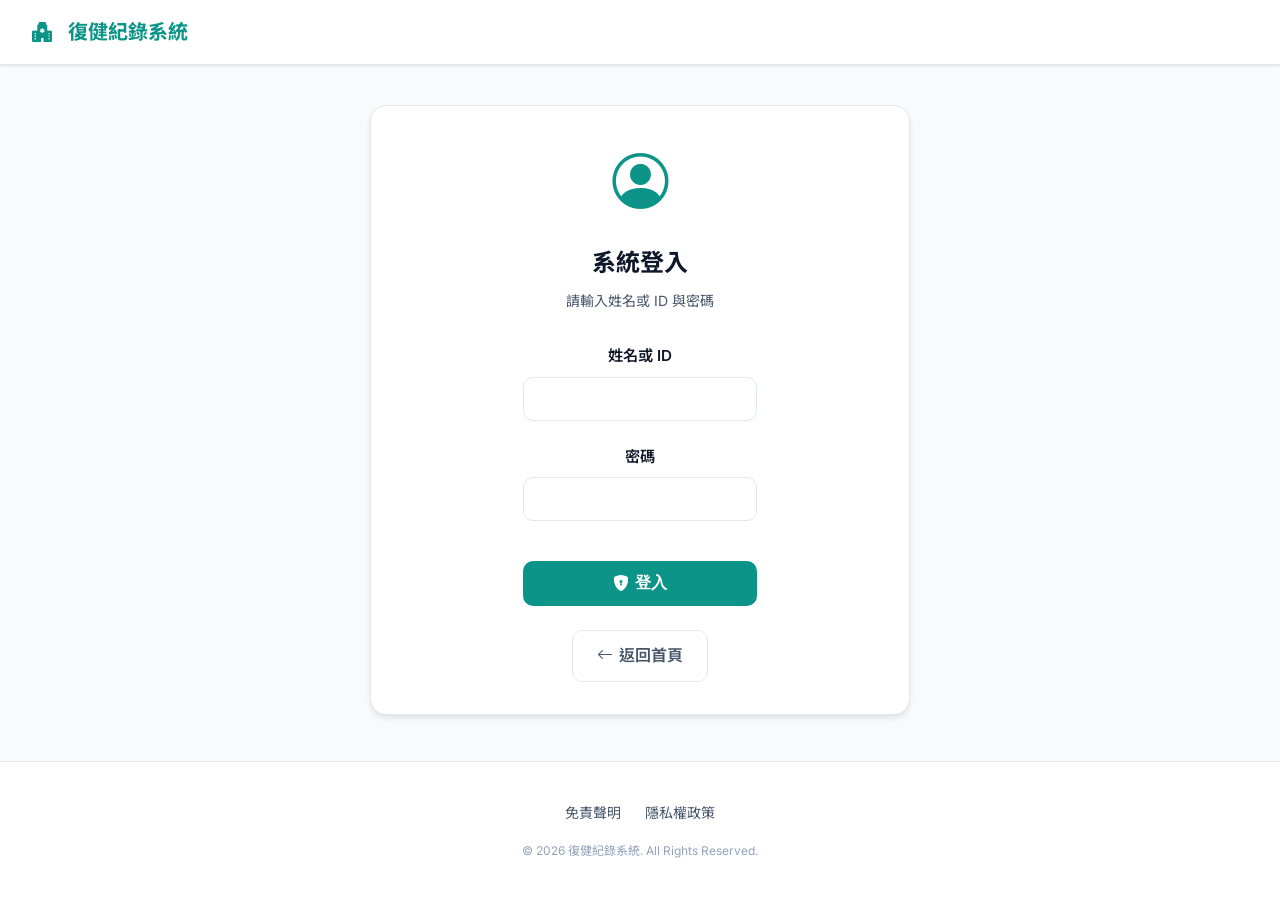
<file: login.html>
<!DOCTYPE html>
<html lang="zh-TW">
<head>
    <meta charset="UTF-8">
    <meta name="viewport" content="width=device-width, initial-scale=1.0">
    <title>登入 - 復健紀錄系統</title>
    <link rel="stylesheet" href="style.css">
    <link href="https://fonts.googleapis.com/css2?family=Inter:wght@400;600;700&family=Noto+Sans+TC:wght@400;500;700&display=swap" rel="stylesheet">
    <link rel="stylesheet" href="https://cdn.jsdelivr.net/npm/bootstrap-icons@1.11.3/font/bootstrap-icons.min.css">
    <script src="js/components.js"></script>
</head>
<body>
    <div id="header-component"></div>

    <main>
        <div class="container form-narrow">
            <div class="card">
                <div style="text-align: center; margin-bottom: 2rem;">
                    <div style="font-size: 3.5rem; margin-bottom: 1rem; color: var(--primary-color);">
                        <i class="bi bi-person-circle"></i>
                    </div>
                    <h1 style="font-size: 1.5rem; margin-bottom: 0.5rem;">系統登入</h1>
                    <p style="color: var(--text-secondary); font-size: 0.875rem;">請輸入姓名或 ID 與密碼</p>
                </div>

                <form id="loginForm">
                    <div class="form-group">
                        <label for="username">姓名或 ID</label>
                        <input type="text" id="username" name="username" required autocomplete="username">
                    </div>

                    <div class="form-group">
                        <label for="password">密碼</label>
                        <input type="password" id="password" name="password" required autocomplete="current-password">
                    </div>

                    <button type="submit" id="loginBtn" class="btn btn-primary" style="width: 100%; margin-top: 1rem; display: inline-flex; align-items: center; justify-content: center; gap: 0.35rem;">
                        <i class="bi bi-shield-lock-fill"></i> <span>登入</span>
                    </button>
                </form>

                <div style="margin-top: 1.5rem;">
                    <a href="index.html" class="btn btn-outline" style="width: 100%; display: inline-flex; align-items: center; justify-content: center; gap: 0.35rem;">
                        <i class="bi bi-arrow-left"></i> 返回首頁
                    </a>
                </div>
            </div>
        </div>
    </main>

    <div id="footer-component"></div>
    <div id="legal-modal-component"></div>
    <div id="toast-container-component"></div>

    <script>
        const API_URL = 'https://script.google.com/macros/s/AKfycbyb_GkXOiv8-soq6hOUVTHdKRsayFsP56WkA6SOhD9aOxmab5OxXUUbguWFpwnhiVDcjQ/exec';

        document.addEventListener('DOMContentLoaded', () => {
            initComponents({
                header: true,
                headerOptions: { showLoginButton: false },
                footer: true,
                legalModal: true,
                toastContainer: true
            });
        });

        document.getElementById('loginForm').addEventListener('submit', async function(e) {
            e.preventDefault();

            const username = document.getElementById('username').value.trim();
            const password = document.getElementById('password').value;
            const loginBtn = document.getElementById('loginBtn');
            const originalContent = loginBtn.innerHTML;

            loginBtn.innerHTML = '<div class="loading-spinner" style="width:1.2rem; height:1.2rem; border-width:2px;"></div><span>登入中...</span>';
            loginBtn.disabled = true;

            try {
                const response = await fetch(API_URL, {
                    method: 'POST',
                    headers: { 'Content-Type': 'text/plain' },
                    body: JSON.stringify({ action: 'login', username, password })
                });
                const result = await response.json();

                if (!result.success) {
                    showToast(result.message || '帳號或密碼錯誤', 'error');
                    return;
                }

                const patient = result.data;
                sessionStorage.setItem('currentPatient', JSON.stringify(patient));
                showToast('登入成功', 'success');
                setTimeout(() => {
                    window.location.href = patient['角色'] === 'admin' ? 'admin.html' : 'rehab-form.html';
                }, 500);
            } catch (error) {
                console.error(error);
                showToast('無法連線到後端', 'error');
            } finally {
                loginBtn.innerHTML = originalContent;
                loginBtn.disabled = false;
            }
        });
    </script>
</body>
</html>
</file>
<file: style.css>
/* 2026 Modern Healthcare UI - Layout System v1.5 (Full Version) */

:root {
    /* 專業醫療色系 */
    --primary-color: #0d9488;      /* Teal 600 */
    --primary-hover: #0f766e;
    --primary-light: #f0fdfa;
    --secondary-color: #0284c7;    /* Sky 600 */
    --accent-color: #f59e0b;       
    
    /* 狀態色 */
    --success: #10b981;
    --error: #ef4444;
    --warning: #f59e0b;
    --info: #3b82f6;

    /* 中性色與背景 */
    --background: #f8fafc;
    --surface: #ffffff;
    --text-primary: #0f172a;
    --text-secondary: #475569;
    --text-muted: #94a3b8;
    --border-color: #e2e8f0;
    
    /* 圓角與陰影 */
    --radius-md: 10px;
    --radius-lg: 16px;
    --shadow-sm: 0 1px 3px rgba(0,0,0,0.1);
    --shadow-md: 0 4px 6px -1px rgba(0,0,0,0.1);
    --shadow-lg: 0 10px 15px -3px rgba(0,0,0,0.1);
    --transition: all 0.2s cubic-bezier(0.4, 0, 0.2, 1);
}

/* Base Styles */
* { margin: 0; padding: 0; box-sizing: border-box; }

body {
    font-family: 'Inter', 'Noto Sans TC', system-ui, -apple-system, sans-serif;
    background-color: var(--background);
    color: var(--text-primary);
    min-height: 100vh;
    display: flex;
    flex-direction: column;
    line-height: 1.6;
    -webkit-font-smoothing: antialiased;
}

/* Header */
.site-header {
    background-color: var(--surface);
    border-bottom: 1px solid var(--border-color);
    padding: 1rem 2rem;
    display: flex;
    justify-content: space-between;
    align-items: center;
    position: sticky;
    top: 0;
    z-index: 100;
    box-shadow: var(--shadow-sm);
}

.site-logo {
    font-size: 1.25rem;
    font-weight: 700;
    color: var(--primary-color);
    text-decoration: none;
    display: flex;
    align-items: center;
    gap: 0.5rem;
}

/* Layout Containers */
main {
    flex: 1;
    width: 100%;
    padding: 2.5rem 1rem;
}

.container {
    max-width: 1100px;
    margin: 0 auto;
    width: 100%;
}

.form-narrow {
    max-width: 540px;
}

/* Cards & Grid */
.card-grid {
    display: grid;
    grid-template-columns: repeat(auto-fit, minmax(300px, 1fr));
    gap: 1.5rem;
    margin-top: 2rem;
}

.card {
    background: var(--surface);
    padding: 2rem;
    border-radius: var(--radius-lg);
    border: 1px solid var(--border-color);
    box-shadow: var(--shadow-md);
    transition: var(--transition);
    text-decoration: none;
    color: inherit;
    display: flex;
    flex-direction: column;
    align-items: center;
    text-align: center;
}

.card:hover {
    border-color: var(--primary-color);
    transform: translateY(-4px);
    box-shadow: var(--shadow-lg);
}

.card .icon {
    font-size: 2.5rem;
    margin-bottom: 1rem;
}

.card h3 { margin-bottom: 0.75rem; color: var(--text-primary); }
.card p { font-size: 0.95rem; color: var(--text-secondary); }

/* Typography */
h1, h2, h3, h4 { color: var(--text-primary); font-weight: 700; margin-bottom: 1rem; }
h1 { font-size: 2.25rem; }
h2 { font-size: 1.875rem; }

/* Buttons */
.btn {
    display: inline-flex;
    align-items: center;
    justify-content: center;
    padding: 0.75rem 1.5rem;
    font-size: 1rem;
    font-weight: 600;
    border-radius: var(--radius-md);
    cursor: pointer;
    transition: var(--transition);
    border: none;
    gap: 0.5rem;
    text-decoration: none;
}

.btn-primary { background-color: var(--primary-color); color: white; }
.btn-primary:hover { background-color: var(--primary-hover); transform: translateY(-1px); }
.btn-outline { background-color: transparent; border: 1.5px solid var(--border-color); color: var(--text-secondary); }
.btn-outline:hover { border-color: var(--primary-color); color: var(--primary-color); }
.btn-danger { background-color: #fee2e2; color: #dc2626; }

/* Tabs */
.tabs {
    display: flex;
    gap: 0.5rem;
    padding: 0.25rem;
    background-color: #f1f5f9;
    border-radius: var(--radius-md);
    margin-bottom: 2rem;
}

.tab {
    flex: 1;
    padding: 0.75rem 1rem;
    border: none;
    border-radius: 6px;
    font-weight: 600;
    color: var(--text-secondary);
    background: transparent;
    cursor: pointer;
    transition: var(--transition);
}

.tab.active {
    background-color: var(--surface);
    color: var(--primary-color);
    box-shadow: var(--shadow-sm);
}

.tab-content { display: none; }
.tab-content.active { display: block; }

/* Tables */
.table-wrapper {
    overflow-x: auto;
    border-radius: var(--radius-md);
    border: 1px solid var(--border-color);
    background: var(--surface);
}

.patients-table { width: 100%; border-collapse: collapse; min-width: 600px; }
.patients-table th, .patients-table td { padding: 1rem; text-align: left; border-bottom: 1px solid var(--border-color); }
.patients-table th { background: #f8fafc; font-size: 0.875rem; color: var(--text-secondary); font-weight: 600; }
.patients-table tr:last-child td { border-bottom: none; }
.patients-table tr:hover td { background-color: #f1f5f9; }

/* Forms */
.form-group { margin-bottom: 1.5rem; }
.form-group label { display: block; margin-bottom: 0.5rem; font-weight: 600; font-size: 0.95rem; }
input, select, textarea {
    width: 100%;
    padding: 0.75rem 1rem;
    border: 1.5px solid var(--border-color);
    border-radius: var(--radius-md);
    font-size: 1rem;
    transition: var(--transition);
}
input:focus { outline: none; border-color: var(--primary-color); box-shadow: 0 0 0 4px var(--primary-light); }

/* Footer */
.site-footer {
    background-color: var(--surface);
    border-top: 1px solid var(--border-color);
    padding: 2.5rem 0;
    margin-top: auto;
}

.footer-content { display: flex; flex-direction: column; align-items: center; gap: 1rem; }
.footer-links { display: flex; gap: 1.5rem; font-size: 0.875rem; }
.footer-links a { color: var(--text-secondary); text-decoration: none; transition: var(--transition); }
.footer-links a:hover { color: var(--primary-color); }
.copyright { color: var(--text-muted); font-size: 0.75rem; }

/* Modals */
.modal {
    position: fixed; top: 0; left: 0; width: 100%; height: 100%;
    background: rgba(15, 23, 42, 0.65); backdrop-filter: blur(6px);
    display: none; align-items: center; justify-content: center; z-index: 2000;
    /* 柔和背景淡入 */
    animation: modalFadeIn 0.3s cubic-bezier(0.16, 1, 0.3, 1) forwards;
}
.modal-content {
    background: var(--surface); padding: 2.5rem; border-radius: var(--radius-lg);
    position: relative; width: 90%; max-width: 600px; box-shadow: var(--shadow-lg);
    /* 頂級 Q彈果凍阻尼曲線（Spring Back-Out），大幅提升質感 */
    transform-origin: center center;
    animation: modalContentShow 0.45s cubic-bezier(0.34, 1.56, 0.64, 1) forwards;
}

@keyframes modalFadeIn {
    from { opacity: 0; backdrop-filter: blur(0px); }
    to { opacity: 1; backdrop-filter: blur(6px); }
}

@keyframes modalContentShow {
    from {
        opacity: 0;
        transform: scale(0.9) translateY(25px);
    }
    to {
        opacity: 1;
        transform: scale(1) translateY(0);
    }
}

.legal-text { max-height: 60vh; overflow-y: auto; font-size: 0.95rem; color: var(--text-secondary); }
.legal-text h4 { margin: 1.5rem 0 0.5rem; color: var(--text-primary); }

/* Toasts */
.toast-container { position: fixed; top: 20px; right: 20px; z-index: 3000; display: flex; flex-direction: column; gap: 10px; }
.toast { padding: 1rem 1.25rem; border-radius: var(--radius-md); color: white; min-width: 320px; box-shadow: var(--shadow-lg); animation: slideIn 0.3s ease; }
.toast.success { background: var(--success); }
.toast.error { background: var(--error); }
.toast.info { background: var(--info); }

@keyframes slideIn { from { transform: translateX(100%); opacity: 0; } to { transform: translateX(0); opacity: 1; } }

/* Loading States */
.loading-spinner {
    width: 2rem; height: 2rem; border: 3px solid var(--primary-light);
    border-top-color: var(--primary-color); border-radius: 50%;
    animation: spin 0.8s linear infinite;
}
@keyframes spin { to { transform: rotate(360deg); } }

/* Entrance Animations */
@keyframes fadeUp {
    from { opacity: 0; transform: translateY(30px); }
    to { opacity: 1; transform: translateY(0); }
}

.animate-fade-up {
    opacity: 0; /* 起始狀態隱藏 */
    animation: fadeUp 0.8s cubic-bezier(0.16, 1, 0.3, 1) forwards;
}

.delay-100 { animation-delay: 0.1s; }
.delay-200 { animation-delay: 0.2s; }
.delay-300 { animation-delay: 0.3s; }
.delay-400 { animation-delay: 0.4s; }


/* Hero Section Responsive Typography & Accessibility */
.site-badge {
    display: inline-block;
    padding: 0.5rem 1.25rem;
    background: var(--primary-light);
    color: var(--primary-color);
    border-radius: 2rem;
    font-weight: 700;
    font-size: 0.875rem;
    margin-bottom: 1rem;
    line-height: 1.4;
    max-width: 100%;
    box-sizing: border-box;
}
.hero-title {
    font-size: 2.5rem;
    margin-bottom: 1.25rem;
    line-height: 1.35;
    font-weight: 700;
    color: var(--text-primary);
    word-break: keep-all;
}
.hero-desc {
    font-size: 1.1rem;
    max-width: 720px;
    margin: 0 auto;
    color: var(--text-secondary);
    line-height: 1.8;
}
.text-nowrap {
    white-space: nowrap;
}

/* Responsive Overrides & Mobile Readability Optimization */
@media (max-width: 640px) {
    .site-header { padding: 1rem; }
    .card-grid { grid-template-columns: 1fr; }
    .container { padding: 0 1rem; }
    
    /* 閱讀無障礙行動端調優 */
    .hero-title {
        font-size: 1.6rem;
        margin-bottom: 1rem;
        padding: 0 0.5rem;
        line-height: 1.4;
    }
    .hero-desc {
        font-size: 0.95rem;
        line-height: 1.75;
        padding: 0 0.25rem;
        text-align: justify; /* 手機端左右對齊，避免邊緣鋸齒狀破壞閱讀節奏 */
        text-justify: inter-ideograph;
    }
    .site-badge {
        font-size: 0.725rem;
        padding: 0.4rem 0.875rem;
        margin-bottom: 0.75rem;
        border-radius: 1.5rem;
    }
}

/* ===== Admin Layout ===== */
.admin-container {
    max-width: 1100px;
    width: 100%;
    margin: 0 auto;
    padding: 2rem 1.5rem 3rem;
    /* flex child 置中修正：body 是 flex column，需要 align-self */
    align-self: center;
    box-sizing: border-box;
}

/* 帳號管理表格：手機改為卡片堆疊 */
@media (max-width: 640px) {
    .admin-container { padding: 1rem; }

    /* 隱藏表格標頭，改用 data-label 顯示 */
    .patients-table thead { display: none; }
    .patients-table, .patients-table tbody,
    .patients-table tr, .patients-table td { display: block; width: 100%; }

    .patients-table tr {
        border: 1px solid var(--border-color);
        border-radius: var(--radius-md);
        margin-bottom: 0.75rem;
        padding: 0.75rem 1rem;
        background: var(--surface);
        box-shadow: var(--shadow-sm);
    }
    .patients-table tr:hover td { background: transparent; }
    .patients-table td {
        border: none;
        padding: 0.3rem 0;
        font-size: 0.875rem;
        display: flex;
        align-items: center;
        gap: 0.5rem;
    }
    .patients-table td::before {
        content: attr(data-label);
        font-weight: 700;
        color: var(--text-secondary);
        font-size: 0.75rem;
        min-width: 4rem;
        flex-shrink: 0;
    }
    /* 操作欄：按鈕換行排列 */
    .patients-table td[data-label="操作"] {
        flex-wrap: wrap;
        justify-content: flex-start;
        gap: 0.4rem;
        padding-top: 0.6rem;
        margin-top: 0.25rem;
        border-top: 1px solid var(--border-color);
    }
    .patients-table td[data-label="操作"]::before { display: none; }

    /* 分析篩選列：垂直堆疊 */
    #data-analysis-tab > div:first-child {
        flex-direction: column;
        align-items: stretch !important;
    }
    #data-analysis-tab > div:first-child > div {
        flex-direction: column;
        align-items: stretch !important;
        min-width: unset !important;
    }
    #analysis-patient-select { max-width: 100% !important; }

    /* 圖表高度縮小 */
    #data-analysis-tab .card > div[style*="height"] { height: 240px !important; }
}

.edu-section {
    background: var(--background);
    padding: 3rem 0 2.5rem;
    border-top: 1px solid var(--border-color);
}
.edu-grid {
    display: grid;
    grid-template-columns: repeat(3, 1fr);
    gap: 1.5rem;
}
.edu-card {
    background: var(--surface);
    border: 1px solid var(--border-color);
    border-radius: var(--radius-lg);
    overflow: hidden;
    cursor: pointer;
    transition: transform 0.25s ease, box-shadow 0.25s ease;
    box-shadow: var(--shadow-sm);
}
.edu-card:hover { transform: translateY(-4px); box-shadow: var(--shadow-lg); }
.edu-card-img-wrap {
    position: relative;
    overflow: hidden;
    background: var(--primary-light);
    aspect-ratio: 3/4;
    display: flex;
    align-items: center;
    justify-content: center;
}
.edu-card-img-wrap img { width: 100%; height: 100%; object-fit: cover; transition: transform 0.3s ease; }
.edu-card:hover .edu-card-img-wrap img { transform: scale(1.04); }
.edu-card-img-wrap.img-placeholder::after {
    content: '海報即將上架';
    display: flex; align-items: center; justify-content: center;
    width: 100%; height: 100%;
    color: var(--text-muted); font-size: 0.875rem;
    background: var(--primary-light);
    position: absolute; inset: 0;
}
.edu-card-overlay {
    position: absolute; inset: 0;
    background: rgba(13, 148, 136, 0.75);
    color: white;
    display: flex; align-items: center; justify-content: center; gap: 0.4rem;
    font-weight: 600; font-size: 0.95rem;
    opacity: 0; transition: opacity 0.25s ease;
}
.edu-card:hover .edu-card-overlay { opacity: 1; }
.edu-card-body { padding: 1.1rem 1.25rem 1.25rem; }
.edu-card-tag {
    display: inline-flex; align-items: center; gap: 0.3rem;
    font-size: 0.75rem; font-weight: 600;
    color: var(--primary-color); background: var(--primary-light);
    padding: 0.2rem 0.65rem; border-radius: 1rem; margin-bottom: 0.6rem;
}
.edu-card-title { font-size: 1rem; font-weight: 700; color: var(--text-primary); margin: 0 0 0.4rem; }
.edu-card-desc { font-size: 0.825rem; color: var(--text-secondary); line-height: 1.6; margin: 0; }

/* 海報燈箱 */
.poster-modal { background: rgba(0,0,0,0.85); backdrop-filter: blur(6px); z-index: 2000; padding: 2rem 1rem; }
.poster-modal-inner {
    position: relative;
    background: var(--surface);
    border-radius: var(--radius-lg);
    padding: 2rem 1.5rem 1.5rem;
    max-width: 640px; width: 100%; max-height: 92vh; overflow-y: auto;
    box-shadow: 0 20px 60px rgba(0,0,0,0.5);
}
.poster-close-btn {
    position: absolute; top: 0.75rem; right: 0.75rem;
    background: var(--primary-light); border: none; border-radius: 50%;
    width: 2rem; height: 2rem;
    display: flex; align-items: center; justify-content: center;
    cursor: pointer; color: var(--primary-color); font-size: 0.9rem;
    transition: background 0.2s;
}
.poster-close-btn:hover { background: var(--border-color); }
@media (max-width: 900px) { .edu-grid { grid-template-columns: repeat(2, 1fr); } }
@media (max-width: 580px) {
    .edu-grid { grid-template-columns: 1fr; }
    .edu-card-img-wrap { aspect-ratio: 4/3; }
}

/* ===== Rehab Form Layout ===== */
.form-container {
    width: 100%;
    max-width: 560px;
    margin: 2.5rem auto;
    padding: 2rem;
    background: var(--surface);
    border-radius: var(--radius-lg);
    border: 1px solid var(--border-color);
    box-shadow: var(--shadow-md);
    box-sizing: border-box;
}

.form-container h2 {
    font-size: 1.5rem;
    margin-bottom: 0.25rem;
}

/* 疼痛程度：5 個選項橫排，手機自動換行 */
.radio-group {
    display: flex;
    flex-wrap: wrap;
    gap: 0.5rem;
    margin-top: 0.25rem;
}

.radio-option {
    display: inline-flex;
    align-items: center;
    justify-content: center;
    padding: 0.5rem 1rem;
    border: 1.5px solid var(--border-color);
    border-radius: var(--radius-md);
    cursor: pointer;
    font-size: 0.9rem;
    font-weight: 500;
    transition: border-color 0.15s ease, background-color 0.15s ease, color 0.15s ease;
    transform: none !important;
    user-select: none;
    flex: 1 1 0;
    min-width: 0;
    box-sizing: border-box;
    line-height: 1.4;
    text-align: center;
}

/* 隱藏原生 radio/checkbox，保留無障礙功能 */
.radio-option input[type="radio"],
.checkbox-option input[type="checkbox"] {
    position: absolute;
    opacity: 0;
    width: 0;
    height: 0;
    pointer-events: none;
}

.radio-option:has(input:checked) {
    border-color: var(--primary-color);
    background: var(--primary-light);
    color: var(--primary-color);
    /* 用 text-shadow 模擬粗體，避免 font-weight 改變造成寬度位移 */
    text-shadow: 0 0 0.4px var(--primary-color);
}

.radio-option:hover {
    border-color: var(--primary-color);
}

/* 完成運動：checkbox 橫排 */
.checkbox-group {
    display: flex;
    flex-wrap: wrap;
    gap: 0.5rem;
    margin-top: 0.25rem;
}

.checkbox-option {
    display: inline-flex;
    align-items: center;
    justify-content: center;
    padding: 0.5rem 1.25rem;
    border: 1.5px solid var(--border-color);
    border-radius: var(--radius-md);
    cursor: pointer;
    font-size: 0.9rem;
    font-weight: 500;
    transition: border-color 0.15s ease, background-color 0.15s ease, color 0.15s ease;
    transform: none !important;
    user-select: none;
    flex: 1 1 0;
    min-width: 0;
    box-sizing: border-box;
    line-height: 1.4;
    text-align: center;
}

.checkbox-option:has(input:checked) {
    border-color: var(--primary-color);
    background: var(--primary-light);
    color: var(--primary-color);
    text-shadow: 0 0 0.4px var(--primary-color);
}

.checkbox-option:hover {
    border-color: var(--primary-color);
}

/* textarea */
.form-container textarea {
    min-height: 90px;
    resize: vertical;
}

/* 說明／示範 指南按鈕 */
.guide-btn {
    display: inline-flex;
    align-items: center;
    gap: 0.3rem;
    padding: 0.2rem 0.65rem;
    font-size: 0.78rem;
    font-weight: 600;
    color: var(--primary-color);
    background: var(--primary-light);
    border: 1px solid var(--primary-color);
    border-radius: 2rem;
    cursor: pointer;
    transition: background-color 0.15s ease, color 0.15s ease;
    white-space: nowrap;
    transform: none !important;
}
.guide-btn:hover {
    background: var(--primary-color);
    color: white;
}

/* footer bar */
.form-container .footer p {
    font-size: 0.8rem;
    color: var(--text-muted);
    margin: 0;
}

/* RWD：手機全寬、去除圓角與外邊距 */
@media (max-width: 600px) {
    .form-container {
        max-width: 100%;
        margin: 0;
        border-radius: 0;
        border-left: none;
        border-right: none;
        border-top: none;
        min-height: 100vh;
        padding: 1.5rem 1rem;
    }

    .radio-group {
        display: grid;
        grid-template-columns: repeat(3, 1fr);
        gap: 0.4rem;
    }

    /* 最後一個選項（極度）若單獨一行則置中 */
    .radio-option:last-child:nth-child(3n+1) {
        grid-column: 1 / -1;
    }

    .checkbox-group {
        display: grid;
        grid-template-columns: repeat(3, 1fr);
        gap: 0.4rem;
    }
}
</file>
